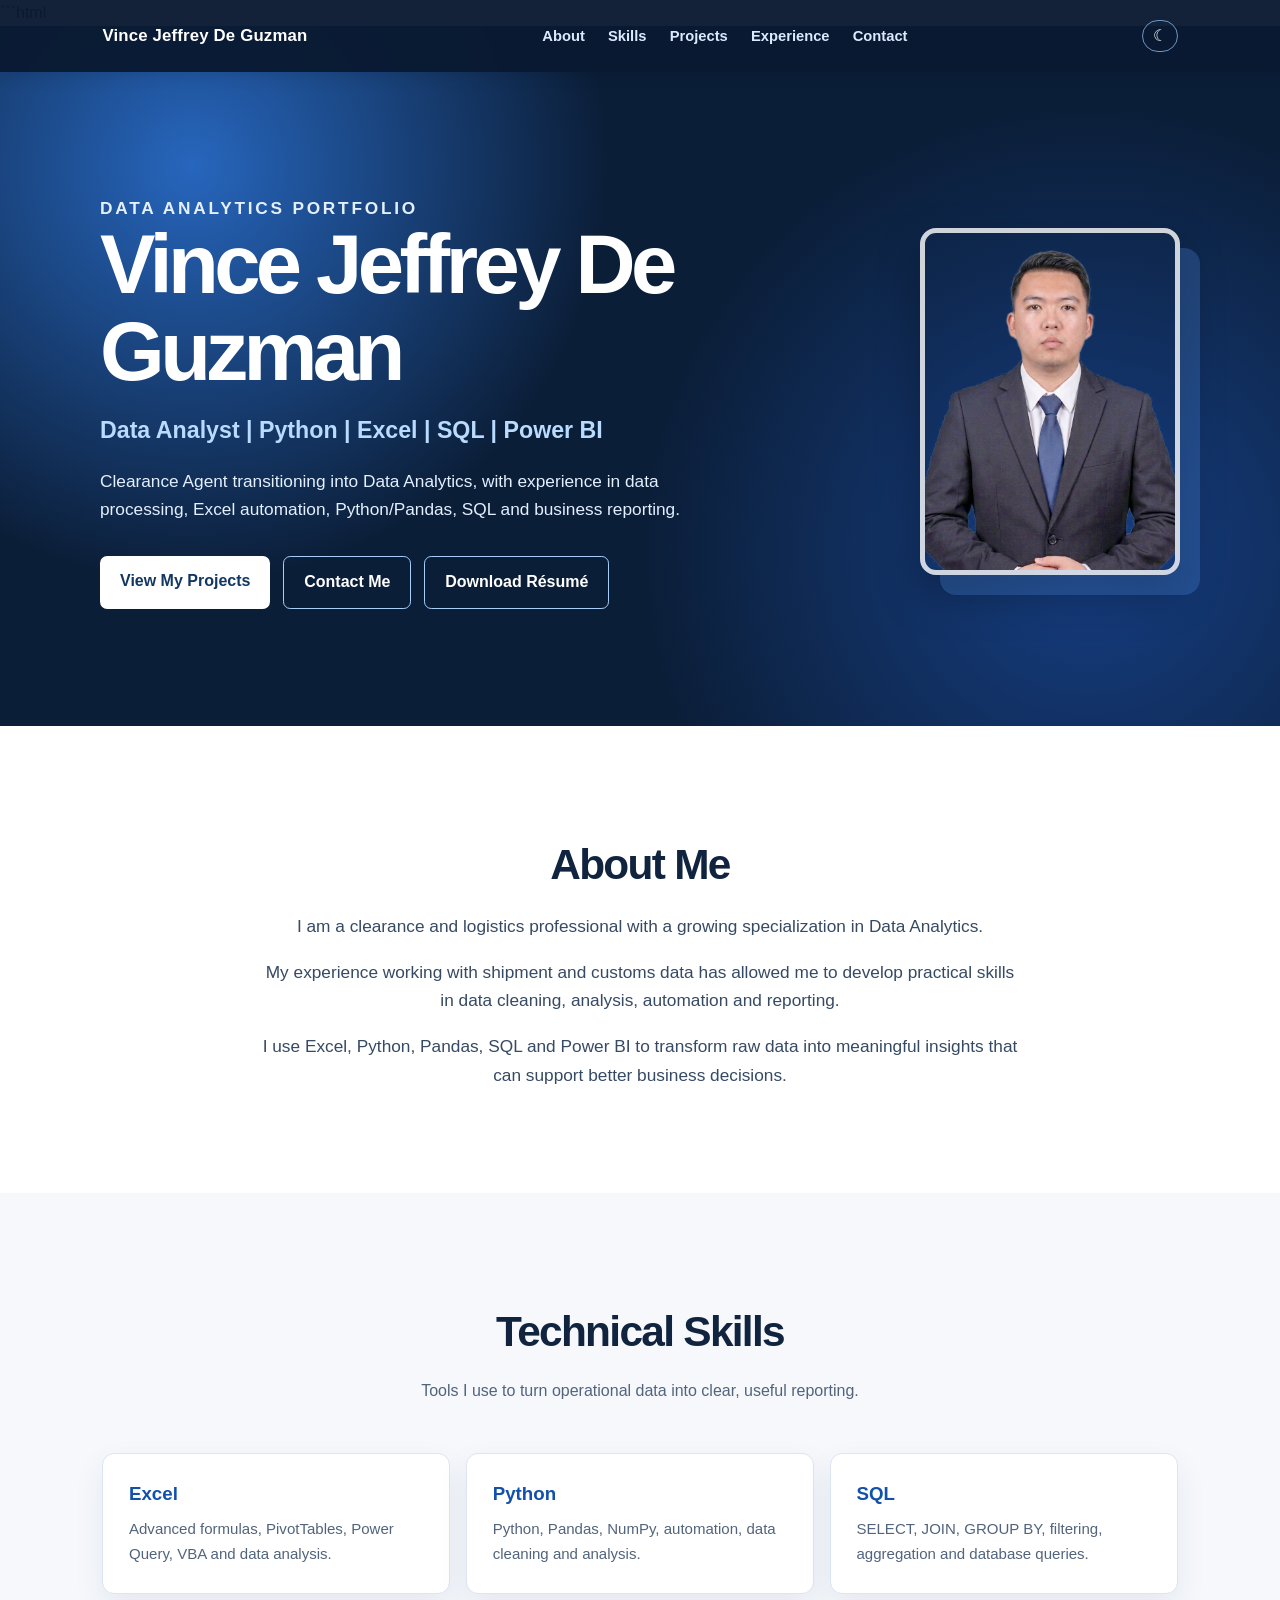
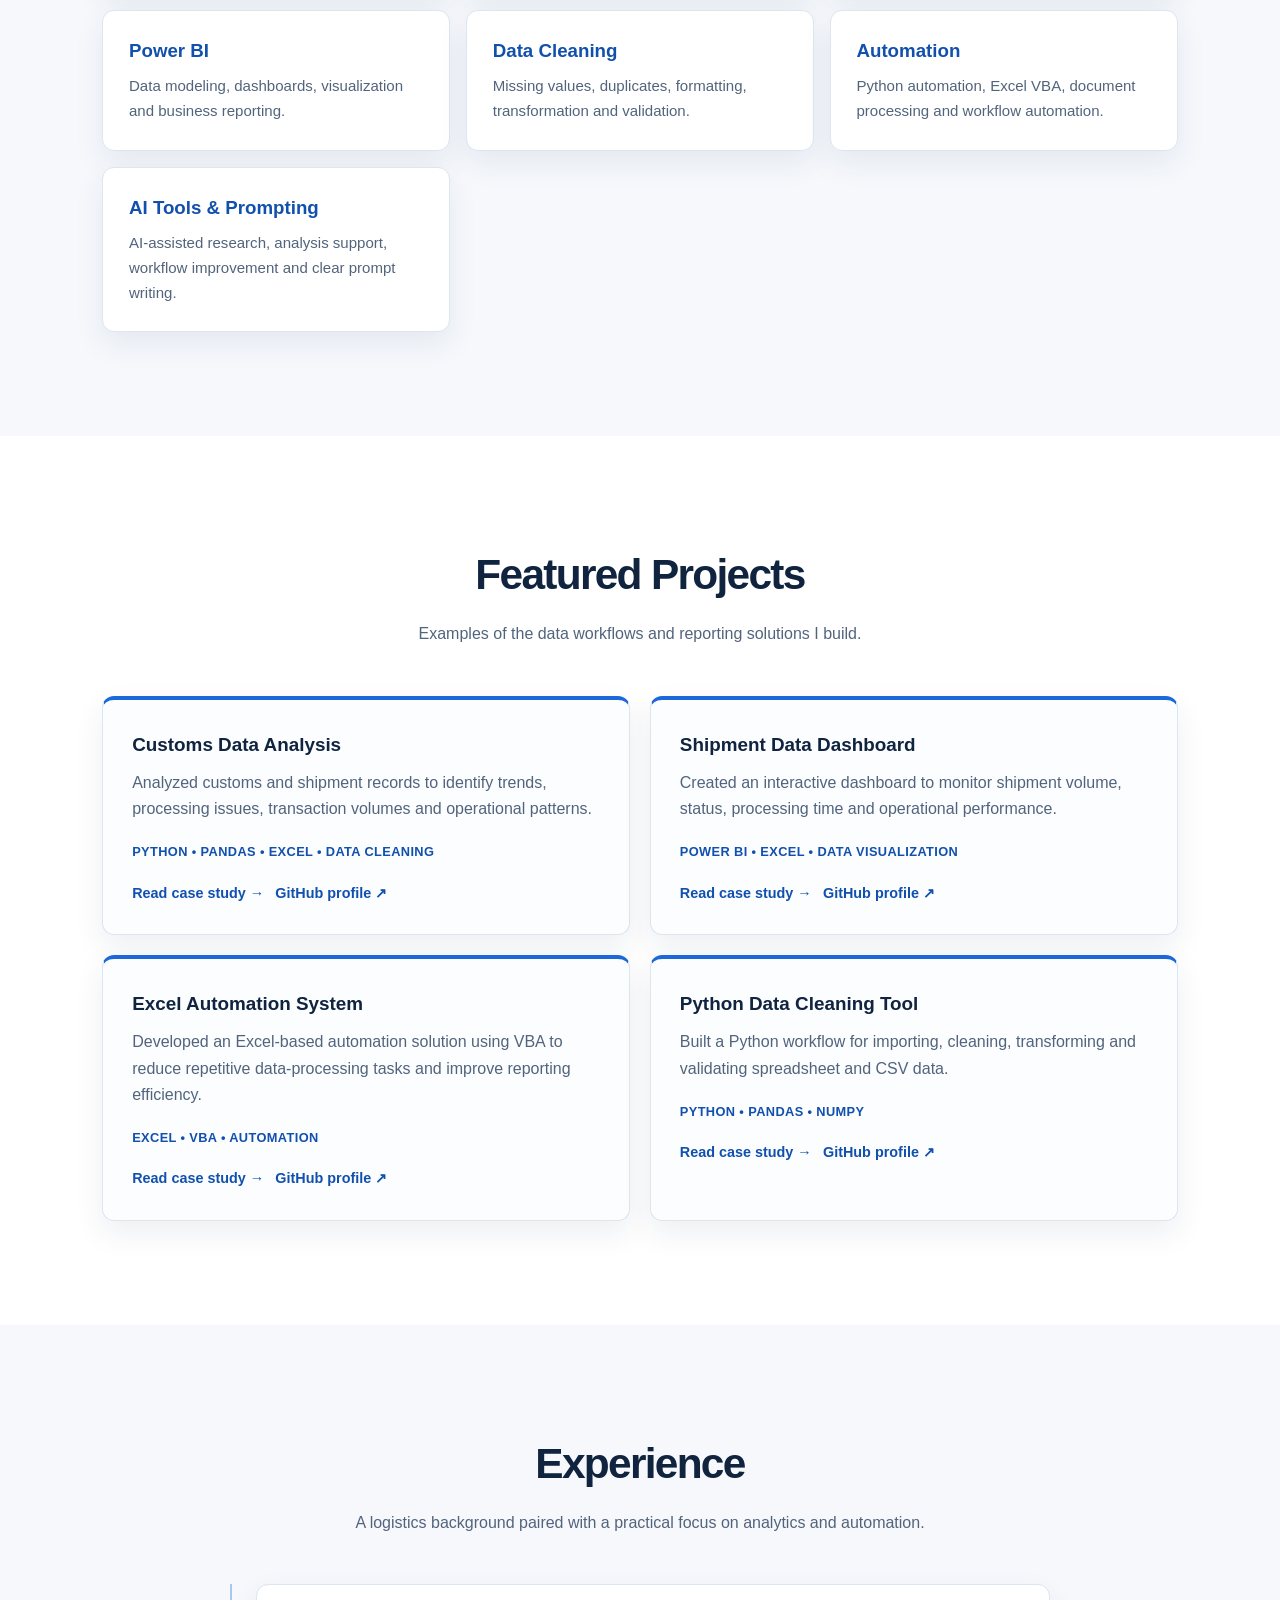
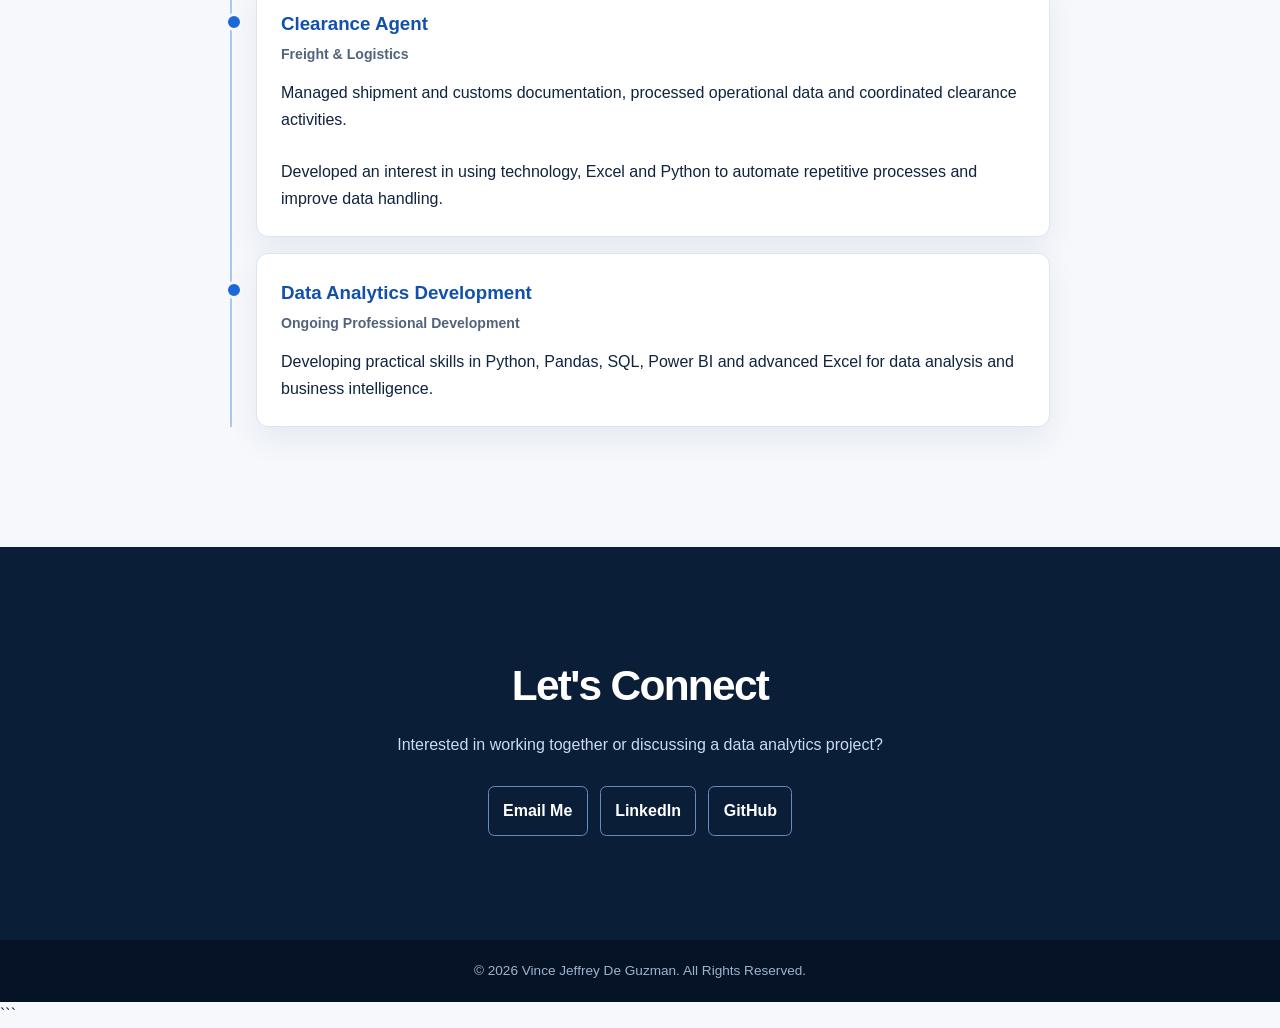
<file: index.html>
```html
<!DOCTYPE html>
<html lang="en">
<head>
    <meta charset="UTF-8">
    <meta name="viewport" content="width=device-width, initial-scale=1.0">

    <title>Vince De Guzman | Data Analyst Portfolio</title>

    <meta name="description"
          content="Vince Jeffrey De Guzman - Data Analyst Portfolio featuring Excel, Python, SQL, Power BI and data automation projects.">

    <style>
        :root { --ink: #10233f; --muted: #52647c; --surface: #f6f8fc; --white: #fff; --brand: #1d68d8; --brand-dark: #1150ad; --line: #dce5f0; --shadow: 0 12px 30px rgba(20, 47, 83, .08); }
        body.dark { --ink: #e5eefb; --muted: #aebfd5; --surface: #0d1a2d; --white: #14243a; --brand: #79b4ff; --brand-dark: #9cc9ff; --line: #2a405d; --shadow: 0 12px 30px rgba(0, 0, 0, .22); }
        * { box-sizing: border-box; margin: 0; padding: 0; }
        html { scroll-behavior: smooth; scroll-padding-top: 84px; }
        body { font-family: "Segoe UI", Arial, sans-serif; line-height: 1.65; background: var(--surface); color: var(--ink); }
        a:focus-visible { outline: 3px solid #8fc2ff; outline-offset: 4px; }
        .skip-link { position: fixed; left: 1rem; top: -4rem; z-index: 20; background: white; color: var(--ink); padding: .6rem .85rem; border-radius: .3rem; font-weight: 700; }
        .skip-link:focus { top: 1rem; }
        nav { position: fixed; inset: 0 0 auto; min-height: 72px; background: rgba(10, 26, 49, .96); padding: 14px 8%; display: flex; justify-content: space-between; align-items: center; z-index: 10; box-shadow: 0 2px 16px rgba(0,0,0,.12); }
        nav .logo { color: white; font-size: 1.05rem; font-weight: 750; letter-spacing: .01em; }
        nav ul { display: flex; list-style: none; gap: 1.45rem; }
        nav ul li a { color: #dbeafe; text-decoration: none; font-size: .92rem; font-weight: 600; transition: color .2s ease; }
        nav ul li a:hover { color: white; }
        .theme-toggle { border: 1px solid #6e95c4; background: transparent; color: white; border-radius: 999px; cursor: pointer; font: inherit; font-size: 1rem; line-height: 1; padding: .45rem .6rem; }
        .theme-toggle:hover { background: rgba(255,255,255,.12); }
        .hero { min-height: 100vh; min-height: 700px; display: grid; place-items: center; text-align: center; padding: 120px 24px 70px; background: radial-gradient(circle at 15% 20%, #2766bd 0, transparent 34%), radial-gradient(circle at 85% 75%, #163e83 0, transparent 37%), #0b1e38; color: white; }
        .hero-content { width: min(1080px, 100%); display: grid; grid-template-columns: minmax(0, 1fr) 260px; gap: 4rem; align-items: center; text-align: left; }
        .hero-copy { max-width: 720px; }
        .eyebrow { color: #9bcbff; font-size: .78rem; font-weight: 700; letter-spacing: .16em; text-transform: uppercase; margin-bottom: 1rem; }
        .hero h1 { font-size: clamp(2.7rem, 7vw, 5.2rem); letter-spacing: -.055em; line-height: 1.04; margin-bottom: 1rem; }
        .hero h2 { font-size: clamp(1.1rem, 2.4vw, 1.45rem); font-weight: 600; color: #b9dbff; margin-bottom: 1.1rem; }
        .hero p { font-size: 1.08rem; max-width: 650px; margin: 0; color: #e4efff; }
        .buttons { display: flex; justify-content: flex-start; flex-wrap: wrap; gap: .8rem; margin-top: 2rem; }
        .hero-photo { position: relative; margin: 0; }
        .hero-photo img { display: block; width: 100%; aspect-ratio: 3 / 4; object-fit: cover; object-position: center top; border-radius: 1rem; border: 5px solid rgba(255,255,255,.8); box-shadow: 20px 20px 0 rgba(87, 154, 244, .24), 0 20px 45px rgba(0,0,0,.3); }
        .btn { display: inline-block; padding: .78rem 1.25rem; border-radius: .45rem; text-decoration: none; font-weight: 700; transition: transform .2s ease, background .2s ease; }
        .btn:hover { transform: translateY(-2px); }
        .btn-primary { background: #fff; color: #123763; }
        .btn-primary:hover { background: #e5f1ff; }
        .btn-outline { border: 1px solid #a8cdf9; color: white; }
        .btn-outline:hover { background: rgba(255,255,255,.12); }
        section { padding: 6.5rem 8%; }
        .container { max-width: 1120px; margin: auto; }
        .section-title { text-align: center; font-size: clamp(2rem, 4vw, 2.65rem); letter-spacing: -.04em; margin-bottom: .7rem; color: var(--ink); }
        .section-intro { max-width: 630px; margin: 0 auto 3rem; text-align: center; color: var(--muted); }
        .about { background: var(--white); }
        .about-content { max-width: 760px; margin: auto; text-align: center; font-size: 1.08rem; color: #364a64; }
        .about-content p + p { margin-top: 1.1rem; }
        .skills, .experience { background: var(--surface); }
        .skill-grid { display: grid; grid-template-columns: repeat(3, 1fr); gap: 1rem; }
        .skill-card, .timeline-item { background: var(--white); border: 1px solid var(--line); border-radius: .75rem; box-shadow: var(--shadow); }
        .skill-card { padding: 1.6rem; transition: transform .2s ease, box-shadow .2s ease; }
        .skill-card:hover { transform: translateY(-4px); box-shadow: 0 18px 34px rgba(20,47,83,.12); }
        .skill-card h3 { color: var(--brand-dark); margin-bottom: .45rem; }
        .skill-card p { color: var(--muted); font-size: .94rem; }
        .projects { background: var(--white); }
        .project-grid { display: grid; grid-template-columns: repeat(2, 1fr); gap: 1.25rem; }
        .project-card { padding: 1.8rem; border: 1px solid var(--line); border-top: 4px solid var(--brand); border-radius: .75rem; background: #fbfdff; box-shadow: var(--shadow); }
        .project-card h3 { margin-bottom: .65rem; font-size: 1.18rem; }
        .project-card p { color: var(--muted); margin-bottom: 1.15rem; }
        .tech { color: var(--brand-dark) !important; font-size: .8rem; font-weight: 750; letter-spacing: .03em; text-transform: uppercase; }
        .project-actions { display: flex; flex-wrap: wrap; gap: .7rem; margin-top: 1.2rem; }
        .project-link { color: var(--brand-dark); font-size: .9rem; font-weight: 750; text-decoration: none; }
        .project-link:hover { text-decoration: underline; }
        .timeline { max-width: 820px; margin: auto; border-left: 2px solid #a9c8ee; padding-left: 1.5rem; }
        .timeline-item { position: relative; padding: 1.5rem; margin-bottom: 1rem; }
        .timeline-item::before { content: ""; position: absolute; width: .75rem; height: .75rem; border-radius: 50%; background: var(--brand); border: 3px solid var(--surface); left: -1.97rem; top: 1.7rem; }
        .timeline-item h3 { color: var(--brand-dark); }
        .timeline-item .date { color: var(--muted); font-size: .88rem; font-weight: 600; margin: .15rem 0 .75rem; }
        .timeline-item p + p { margin-top: .9rem; }
        .contact { background: #0b1e38; color: white; text-align: center; }
        .contact .section-title { color: white; }
        .contact .section-intro { color: #c7dcf5; margin-bottom: 1.75rem; }
        .contact-links { display: flex; justify-content: center; flex-wrap: wrap; gap: .75rem; }
        .contact a { display: inline-block; color: white; text-decoration: none; border: 1px solid #628ec3; border-radius: .4rem; padding: .65rem .9rem; font-weight: 600; }
        .contact a:hover { background: rgba(255,255,255,.1); }
        footer { background: #061326; color: #9eb3ce; text-align: center; padding: 1.25rem; font-size: .85rem; }
        body.dark .project-card { background: #172941; }
        body.dark .btn-primary { background: #d9eaff; color: #0b2b50; }
        body.dark .btn-primary:hover { background: white; }
        body.dark .skip-link { background: #e5eefb; }
        @media (max-width: 768px) { nav { padding: .8rem 5%; } nav .logo { font-size: .9rem; } nav ul { gap: .85rem; overflow-x: auto; } nav ul li a { font-size: .78rem; } .hero { min-height: 620px; } .hero-content { grid-template-columns: 1fr; gap: 2rem; text-align: center; } .hero-copy { margin: auto; } .hero p { margin-inline: auto; } .buttons { justify-content: center; } .hero-photo { width: min(210px, 55vw); margin: auto; grid-row: 1; } section { padding: 4.7rem 5%; } .skill-grid, .project-grid { grid-template-columns: 1fr; } }
        @media (max-width: 460px) { nav ul li:nth-child(2), nav ul li:nth-child(4) { display: none; } .hero { padding-inline: 1.25rem; } }
    </style>
</head>

<body>

    <a class="skip-link" href="#main-content">Skip to main content</a>

    <!-- NAVIGATION -->

    <nav aria-label="Primary navigation">
        <div class="logo">Vince Jeffrey De Guzman</div>

        <ul>
            <li><a href="#about">About</a></li>
            <li><a href="#skills">Skills</a></li>
            <li><a href="#projects">Projects</a></li>
            <li><a href="#experience">Experience</a></li>
            <li><a href="#contact">Contact</a></li>
        </ul>

        <button class="theme-toggle" type="button" aria-label="Switch to dark mode" title="Switch to dark mode">
            <span aria-hidden="true">&#9790;</span>
        </button>
    </nav>

    <!-- HERO -->


    <header class="hero">

        <div class="hero-content">

            <div class="hero-copy">

            <p class="eyebrow">Data analytics portfolio</p>

            <h1>Vince Jeffrey De Guzman</h1>

            <h2>Data Analyst | Python | Excel | SQL | Power BI</h2>

            <p>
                Clearance Agent transitioning into Data Analytics,
                with experience in data processing, Excel automation,
                Python/Pandas, SQL and business reporting.
            </p>

            <div class="buttons">

                <a href="#projects" class="btn btn-primary">
                    View My Projects
                </a>

                <a href="#contact" class="btn btn-outline">
                    Contact Me
                </a>

                <a href="resume-vince-de-guzman.txt" download class="btn btn-outline">
                    Download R&eacute;sum&eacute;
                </a>

            </div>

            </div>

            <figure class="hero-photo">
                <img src="vince-de-guzman.png" alt="Vince Jeffrey De Guzman">
            </figure>

        </div>

    </header>


    <!-- ABOUT -->

    <main id="main-content">

    <section id="about" class="about">

        <div class="container">

            <h2 class="section-title">
                About Me
            </h2>

            <div class="about-content">

                <p>
                    I am a clearance and logistics professional with
                    a growing specialization in Data Analytics.
                </p>

                <p>
                    My experience working with shipment and customs
                    data has allowed me to develop practical skills
                    in data cleaning, analysis, automation and reporting.
                </p>

                <p>
                    I use Excel, Python, Pandas, SQL and Power BI
                    to transform raw data into meaningful insights
                    that can support better business decisions.
                </p>

            </div>

        </div>

    </section>


    <!-- SKILLS -->

    <section id="skills" class="skills">

        <div class="container">

            <h2 class="section-title">
                Technical Skills
            </h2>

            <p class="section-intro">Tools I use to turn operational data into clear, useful reporting.</p>

            <div class="skill-grid">

                <article class="skill-card">
                    <h3>Excel</h3>
                    <p>
                        Advanced formulas, PivotTables,
                        Power Query, VBA and data analysis.
                    </p>
                </article>

                <article class="skill-card">
                    <h3>Python</h3>
                    <p>
                        Python, Pandas, NumPy, automation,
                        data cleaning and analysis.
                    </p>
                </article>

                <article class="skill-card">
                    <h3>SQL</h3>
                    <p>
                        SELECT, JOIN, GROUP BY,
                        filtering, aggregation and database queries.
                    </p>
                </article>

                <article class="skill-card">
                    <h3>Power BI</h3>
                    <p>
                        Data modeling, dashboards,
                        visualization and business reporting.
                    </p>
                </article>

                <article class="skill-card">
                    <h3>Data Cleaning</h3>
                    <p>
                        Missing values, duplicates,
                        formatting, transformation and validation.
                    </p>
                </article>

                <article class="skill-card">
                    <h3>Automation</h3>
                    <p>
                        Python automation, Excel VBA,
                        document processing and workflow automation.
                    </p>
                </article>

                <article class="skill-card">
                    <h3>AI Tools &amp; Prompting</h3>
                    <p>
                        AI-assisted research, analysis support,
                        workflow improvement and clear prompt writing.
                    </p>
                </article>

            </div>

        </div>

    </section>


    <!-- PROJECTS -->

    <section id="projects" class="projects">

        <div class="container">

            <h2 class="section-title">
                Featured Projects
            </h2>

            <p class="section-intro">Examples of the data workflows and reporting solutions I build.</p>

            <div class="project-grid">

                <article class="project-card">

                    <h3>
                        Customs Data Analysis
                    </h3>

                    <p>
                        Analyzed customs and shipment records
                        to identify trends, processing issues,
                        transaction volumes and operational patterns.
                    </p>

                    <p class="tech">
                        Python &bull; Pandas &bull; Excel &bull; Data Cleaning
                    </p>

                    <div class="project-actions">
                        <a class="project-link" href="customs-data-analysis.html">Read case study &rarr;</a>
                        <a class="project-link" href="https://github.com/vjmd2054-netizen" target="_blank" rel="noopener noreferrer">GitHub profile &nearr;</a>
                    </div>

                </article>


                <article class="project-card">

                    <h3>
                        Shipment Data Dashboard
                    </h3>

                    <p>
                        Created an interactive dashboard to monitor
                        shipment volume, status, processing time
                        and operational performance.
                    </p>

                    <p class="tech">
                        Power BI &bull; Excel &bull; Data Visualization
                    </p>

                    <div class="project-actions">
                        <a class="project-link" href="shipment-dashboard.html">Read case study &rarr;</a>
                        <a class="project-link" href="https://github.com/vjmd2054-netizen" target="_blank" rel="noopener noreferrer">GitHub profile &nearr;</a>
                    </div>

                </article>


                <article class="project-card">

                    <h3>
                        Excel Automation System
                    </h3>

                    <p>
                        Developed an Excel-based automation solution
                        using VBA to reduce repetitive data-processing
                        tasks and improve reporting efficiency.
                    </p>

                    <p class="tech">
                        Excel &bull; VBA &bull; Automation
                    </p>

                    <div class="project-actions">
                        <a class="project-link" href="excel-automation.html">Read case study &rarr;</a>
                        <a class="project-link" href="https://github.com/vjmd2054-netizen" target="_blank" rel="noopener noreferrer">GitHub profile &nearr;</a>
                    </div>

                </article>


                <article class="project-card">

                    <h3>
                        Python Data Cleaning Tool
                    </h3>

                    <p>
                        Built a Python workflow for importing,
                        cleaning, transforming and validating
                        spreadsheet and CSV data.
                    </p>

                    <p class="tech">
                        Python &bull; Pandas &bull; NumPy
                    </p>

                    <div class="project-actions">
                        <a class="project-link" href="python-data-cleaning.html">Read case study &rarr;</a>
                        <a class="project-link" href="https://github.com/vjmd2054-netizen" target="_blank" rel="noopener noreferrer">GitHub profile &nearr;</a>
                    </div>

                </article>

            </div>

        </div>

    </section>


    <!-- EXPERIENCE -->

    <section id="experience" class="experience">

        <div class="container">

            <h2 class="section-title">
                Experience
            </h2>

            <p class="section-intro">A logistics background paired with a practical focus on analytics and automation.</p>

            <div class="timeline">

                <article class="timeline-item">

                    <h3>
                        Clearance Agent
                    </h3>

                    <p class="date">
                        Freight & Logistics
                    </p>

                    <p>
                        Managed shipment and customs documentation,
                        processed operational data and coordinated
                        clearance activities.
                    </p>

                    <br>

                    <p>
                        Developed an interest in using technology,
                        Excel and Python to automate repetitive
                        processes and improve data handling.
                    </p>

                </article>


                <article class="timeline-item">

                    <h3>
                        Data Analytics Development
                    </h3>

                    <p class="date">
                        Ongoing Professional Development
                    </p>

                    <p>
                        Developing practical skills in Python,
                        Pandas, SQL, Power BI and advanced Excel
                        for data analysis and business intelligence.
                    </p>

                </article>

            </div>

        </div>

    </section>


    <!-- CONTACT -->

    <section id="contact" class="contact">

        <div class="container">

            <h2 class="section-title">
                Let's Connect
            </h2>

            <p class="section-intro">
                Interested in working together or discussing
                a data analytics project?
            </p>

            <div class="contact-links">
                <a href="mailto:vjmd2054@gmail.com">
                    Email Me
                </a>

                <a href="https://www.linkedin.com/in/vince-jeffrey-de-guzman-7208a2398/" target="_blank" rel="noopener noreferrer">
                    LinkedIn
                </a>

                <a href="https://github.com/vjmd2054-netizen" target="_blank" rel="noopener noreferrer">
                    GitHub
                </a>
            </div>

        </div>

    </section>


    </main>

    <!-- FOOTER -->

    <footer>

        <p>
            &copy; 2026 Vince Jeffrey De Guzman.
            All Rights Reserved.
        </p>

    </footer>

    <script>
        (function () {
            const toggle = document.querySelector('.theme-toggle');
            const icon = toggle.querySelector('span');
            const savedTheme = localStorage.getItem('theme');
            const systemPrefersDark = window.matchMedia('(prefers-color-scheme: dark)').matches;

            function setTheme(theme) {
                const isDark = theme === 'dark';
                document.body.classList.toggle('dark', isDark);
                icon.textContent = String.fromCodePoint(isDark ? 0x2600 : 0x263E);
                const label = isDark ? 'Switch to light mode' : 'Switch to dark mode';
                toggle.setAttribute('aria-label', label);
                toggle.title = label;
            }

            setTheme(savedTheme || (systemPrefersDark ? 'dark' : 'light'));
            toggle.addEventListener('click', function () {
                const nextTheme = document.body.classList.contains('dark') ? 'light' : 'dark';
                localStorage.setItem('theme', nextTheme);
                setTheme(nextTheme);
            });
        }());
    </script>
</body>
</html>
```
</file>
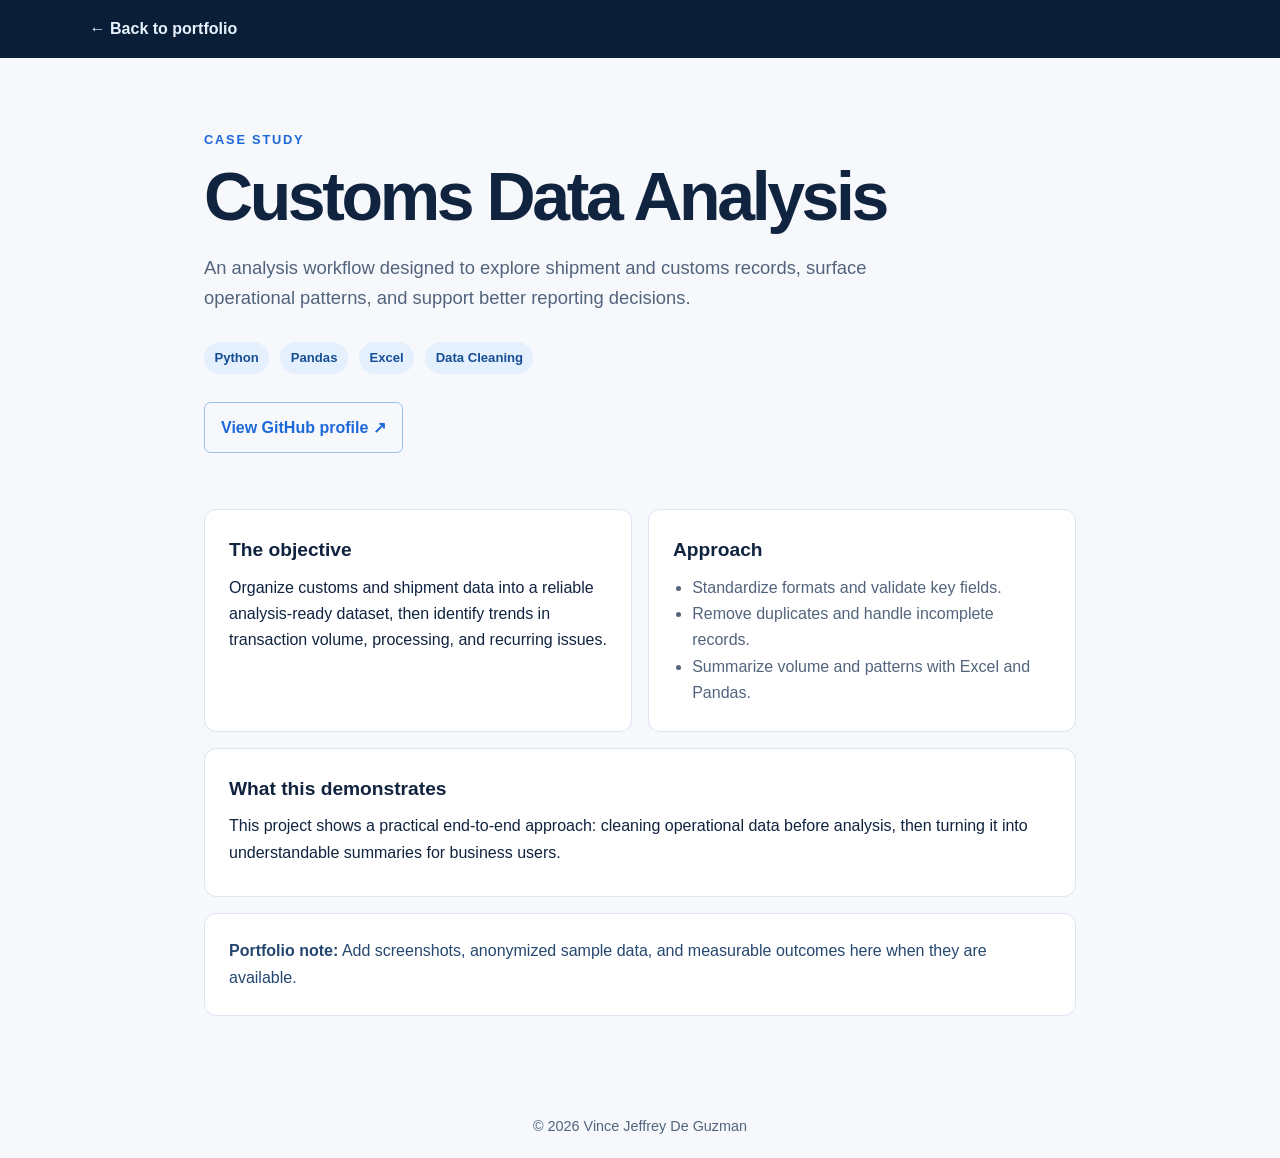
<file: customs-data-analysis.html>
<!doctype html><html lang="en"><head><meta charset="utf-8"><meta name="viewport" content="width=device-width,initial-scale=1"><meta name="description" content="Customs Data Analysis case study by Vince Jeffrey De Guzman."><title>Customs Data Analysis | Vince De Guzman</title><link rel="stylesheet" href="project.css"></head><body><nav class="topbar"><a href="index.html#projects">&larr; Back to portfolio</a></nav><main><p class="eyebrow">Case study</p><h1>Customs Data Analysis</h1><p class="lead">An analysis workflow designed to explore shipment and customs records, surface operational patterns, and support better reporting decisions.</p><div class="meta"><span class="tag">Python</span><span class="tag">Pandas</span><span class="tag">Excel</span><span class="tag">Data Cleaning</span></div><div class="actions"><a class="action secondary" href="https://github.com/vjmd2054-netizen" target="_blank" rel="noopener noreferrer">View GitHub profile &nearr;</a></div><div class="case-grid"><section><h2>The objective</h2><p>Organize customs and shipment data into a reliable analysis-ready dataset, then identify trends in transaction volume, processing, and recurring issues.</p></section><section><h2>Approach</h2><ul><li>Standardize formats and validate key fields.</li><li>Remove duplicates and handle incomplete records.</li><li>Summarize volume and patterns with Excel and Pandas.</li></ul></section><section class="full"><h2>What this demonstrates</h2><p>This project shows a practical end-to-end approach: cleaning operational data before analysis, then turning it into understandable summaries for business users.</p></section><section class="full note"><strong>Portfolio note:</strong> Add screenshots, anonymized sample data, and measurable outcomes here when they are available.</section></div></main><footer>&copy; 2026 Vince Jeffrey De Guzman</footer></body></html>
</file>
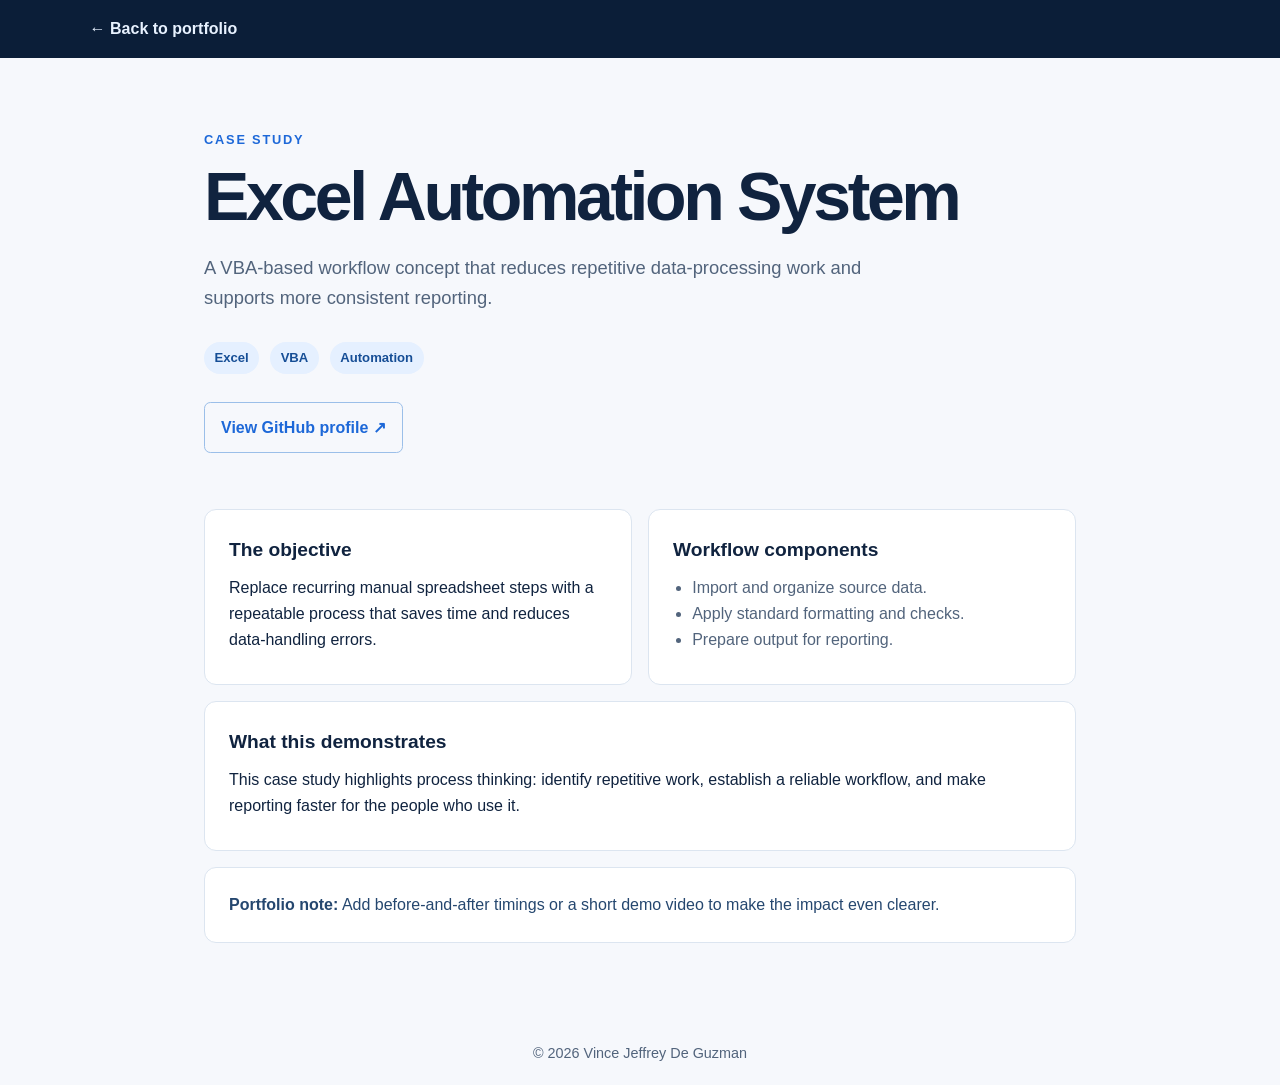
<file: excel-automation.html>
<!doctype html><html lang="en"><head><meta charset="utf-8"><meta name="viewport" content="width=device-width,initial-scale=1"><meta name="description" content="Excel Automation System case study by Vince Jeffrey De Guzman."><title>Excel Automation System | Vince De Guzman</title><link rel="stylesheet" href="project.css"></head><body><nav class="topbar"><a href="index.html#projects">&larr; Back to portfolio</a></nav><main><p class="eyebrow">Case study</p><h1>Excel Automation System</h1><p class="lead">A VBA-based workflow concept that reduces repetitive data-processing work and supports more consistent reporting.</p><div class="meta"><span class="tag">Excel</span><span class="tag">VBA</span><span class="tag">Automation</span></div><div class="actions"><a class="action secondary" href="https://github.com/vjmd2054-netizen" target="_blank" rel="noopener noreferrer">View GitHub profile &nearr;</a></div><div class="case-grid"><section><h2>The objective</h2><p>Replace recurring manual spreadsheet steps with a repeatable process that saves time and reduces data-handling errors.</p></section><section><h2>Workflow components</h2><ul><li>Import and organize source data.</li><li>Apply standard formatting and checks.</li><li>Prepare output for reporting.</li></ul></section><section class="full"><h2>What this demonstrates</h2><p>This case study highlights process thinking: identify repetitive work, establish a reliable workflow, and make reporting faster for the people who use it.</p></section><section class="full note"><strong>Portfolio note:</strong> Add before-and-after timings or a short demo video to make the impact even clearer.</section></div></main><footer>&copy; 2026 Vince Jeffrey De Guzman</footer></body></html>
</file>
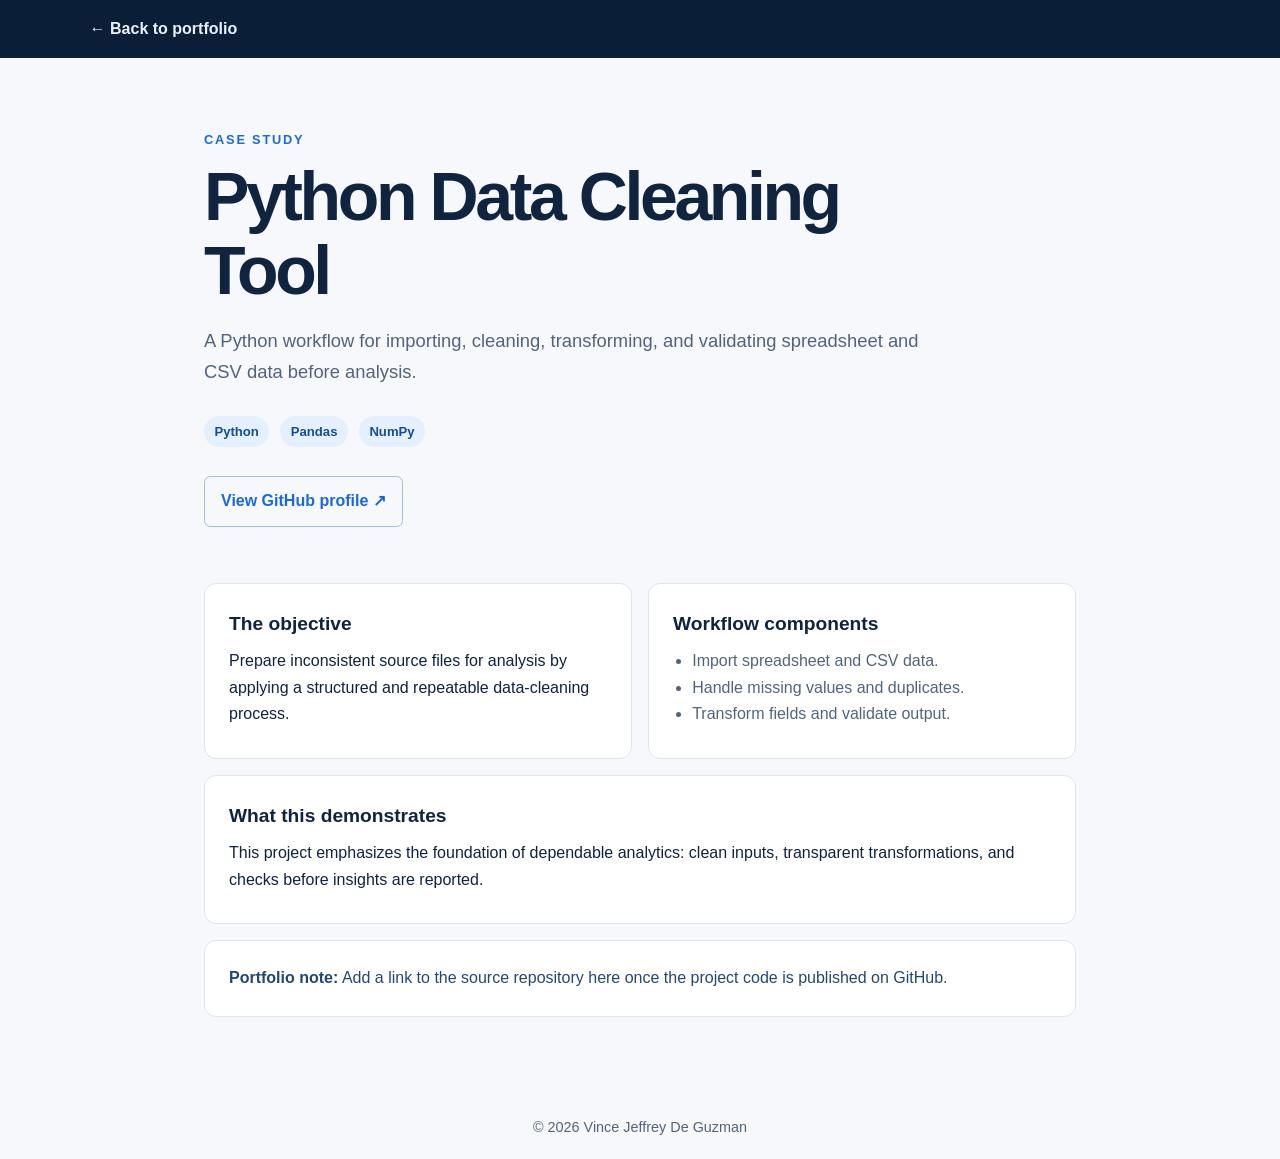
<file: python-data-cleaning.html>
<!doctype html><html lang="en"><head><meta charset="utf-8"><meta name="viewport" content="width=device-width,initial-scale=1"><meta name="description" content="Python Data Cleaning Tool case study by Vince Jeffrey De Guzman."><title>Python Data Cleaning Tool | Vince De Guzman</title><link rel="stylesheet" href="project.css"></head><body><nav class="topbar"><a href="index.html#projects">&larr; Back to portfolio</a></nav><main><p class="eyebrow">Case study</p><h1>Python Data Cleaning Tool</h1><p class="lead">A Python workflow for importing, cleaning, transforming, and validating spreadsheet and CSV data before analysis.</p><div class="meta"><span class="tag">Python</span><span class="tag">Pandas</span><span class="tag">NumPy</span></div><div class="actions"><a class="action secondary" href="https://github.com/vjmd2054-netizen" target="_blank" rel="noopener noreferrer">View GitHub profile &nearr;</a></div><div class="case-grid"><section><h2>The objective</h2><p>Prepare inconsistent source files for analysis by applying a structured and repeatable data-cleaning process.</p></section><section><h2>Workflow components</h2><ul><li>Import spreadsheet and CSV data.</li><li>Handle missing values and duplicates.</li><li>Transform fields and validate output.</li></ul></section><section class="full"><h2>What this demonstrates</h2><p>This project emphasizes the foundation of dependable analytics: clean inputs, transparent transformations, and checks before insights are reported.</p></section><section class="full note"><strong>Portfolio note:</strong> Add a link to the source repository here once the project code is published on GitHub.</section></div></main><footer>&copy; 2026 Vince Jeffrey De Guzman</footer></body></html>
</file>
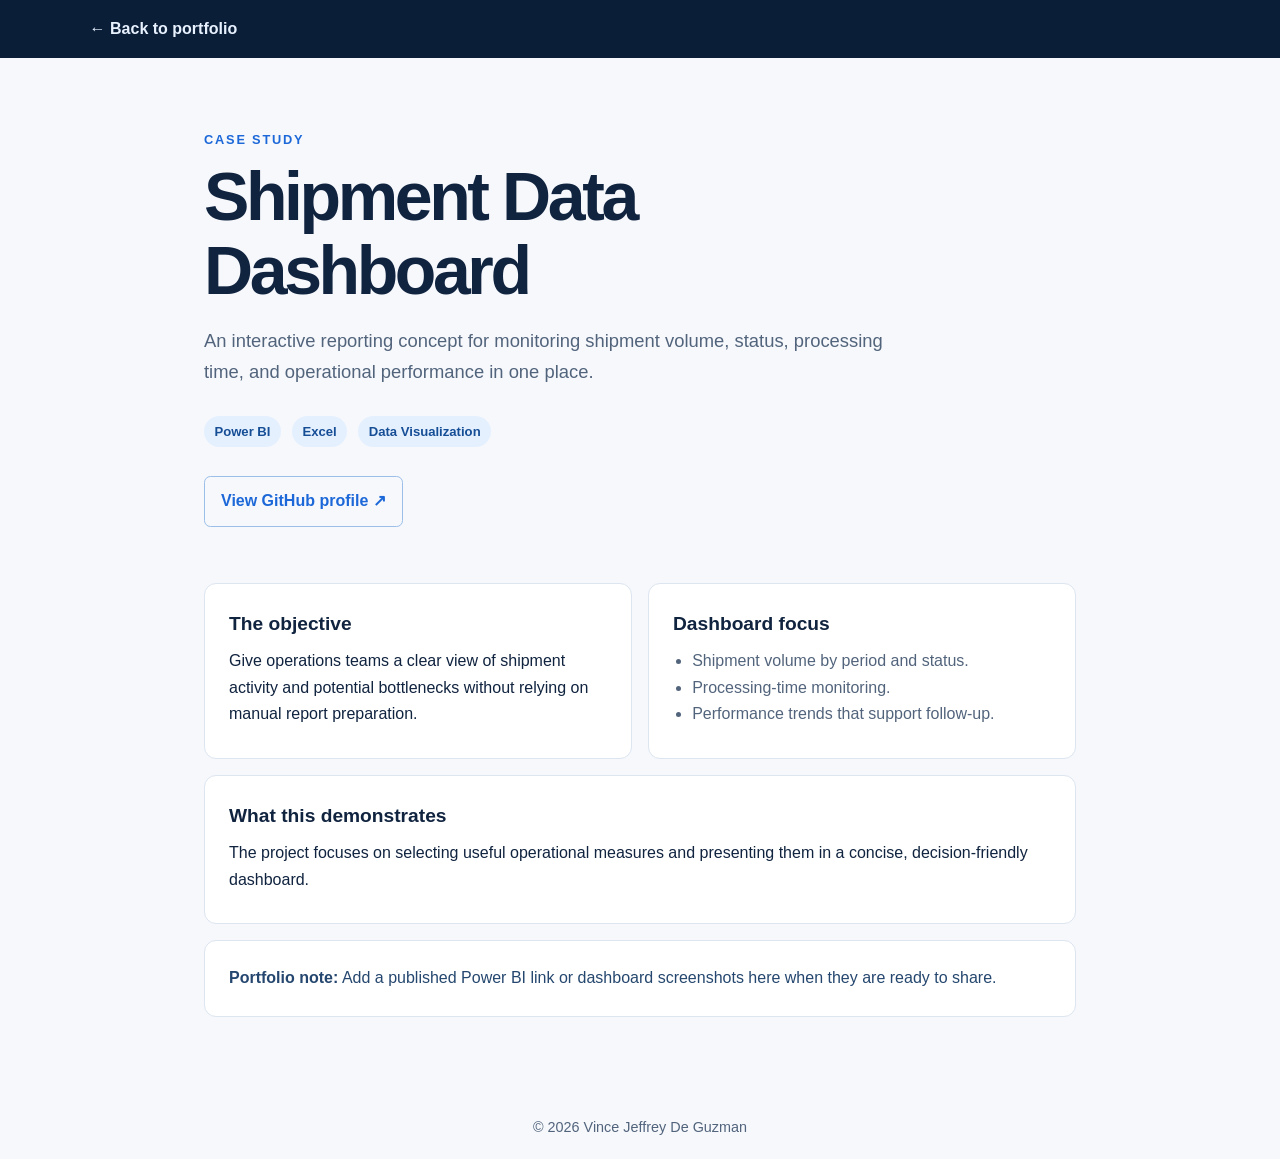
<file: shipment-dashboard.html>
<!doctype html><html lang="en"><head><meta charset="utf-8"><meta name="viewport" content="width=device-width,initial-scale=1"><meta name="description" content="Shipment Data Dashboard case study by Vince Jeffrey De Guzman."><title>Shipment Data Dashboard | Vince De Guzman</title><link rel="stylesheet" href="project.css"></head><body><nav class="topbar"><a href="index.html#projects">&larr; Back to portfolio</a></nav><main><p class="eyebrow">Case study</p><h1>Shipment Data Dashboard</h1><p class="lead">An interactive reporting concept for monitoring shipment volume, status, processing time, and operational performance in one place.</p><div class="meta"><span class="tag">Power BI</span><span class="tag">Excel</span><span class="tag">Data Visualization</span></div><div class="actions"><a class="action secondary" href="https://github.com/vjmd2054-netizen" target="_blank" rel="noopener noreferrer">View GitHub profile &nearr;</a></div><div class="case-grid"><section><h2>The objective</h2><p>Give operations teams a clear view of shipment activity and potential bottlenecks without relying on manual report preparation.</p></section><section><h2>Dashboard focus</h2><ul><li>Shipment volume by period and status.</li><li>Processing-time monitoring.</li><li>Performance trends that support follow-up.</li></ul></section><section class="full"><h2>What this demonstrates</h2><p>The project focuses on selecting useful operational measures and presenting them in a concise, decision-friendly dashboard.</p></section><section class="full note"><strong>Portfolio note:</strong> Add a published Power BI link or dashboard screenshots here when they are ready to share.</section></div></main><footer>&copy; 2026 Vince Jeffrey De Guzman</footer></body></html>
</file>
<file: project.css>
:root { --ink:#10233f; --muted:#52647c; --brand:#1d68d8; --paper:#fff; --surface:#f6f8fc; --line:#dce5f0; }
* { box-sizing:border-box; }
html { scroll-behavior:smooth; }
body { margin:0; color:var(--ink); background:var(--surface); font:16px/1.65 "Segoe UI",Arial,sans-serif; }
a:focus-visible { outline:3px solid #70b1ff; outline-offset:3px; }
.topbar { background:#0b1e38; padding:1rem 7%; }
.topbar a { color:#e8f2ff; font-weight:700; text-decoration:none; }
main { max-width:920px; margin:auto; padding:4rem 1.5rem 5rem; }
.eyebrow { color:var(--brand); font-size:.8rem; font-weight:800; letter-spacing:.14em; text-transform:uppercase; }
h1 { max-width:760px; font-size:clamp(2.3rem,6vw,4.25rem); line-height:1.08; letter-spacing:-.05em; margin:.65rem 0 1.2rem; }
.lead { max-width:720px; color:var(--muted); font-size:1.15rem; }
.meta, .actions { display:flex; flex-wrap:wrap; gap:.7rem; margin-top:1.8rem; }
.tag { color:#164e96; background:#e5f0ff; padding:.3rem .65rem; border-radius:999px; font-size:.82rem; font-weight:700; }
.action { background:var(--brand); color:white; padding:.7rem 1rem; border-radius:.4rem; font-weight:700; text-decoration:none; }
.action.secondary { background:transparent; color:var(--brand); border:1px solid #9bbfe9; }
.case-grid { display:grid; grid-template-columns:repeat(2,1fr); gap:1rem; margin-top:3.5rem; }
.case-grid section { background:var(--paper); border:1px solid var(--line); border-radius:.75rem; padding:1.5rem; }
.case-grid section.full { grid-column:1 / -1; }
h2 { font-size:1.2rem; margin:0 0 .55rem; }
p { margin:.4rem 0; } ul { margin:.5rem 0 0; padding-left:1.2rem; color:var(--muted); }
.note { border-left:4px solid var(--brand); background:#ebf4ff; padding:1rem 1.2rem; color:#25476f; }
footer { text-align:center; color:var(--muted); padding:1.2rem; font-size:.9rem; }
@media (max-width:650px) { main { padding-top:3rem; } .case-grid { grid-template-columns:1fr; } .case-grid section.full { grid-column:auto; } }
</file>
